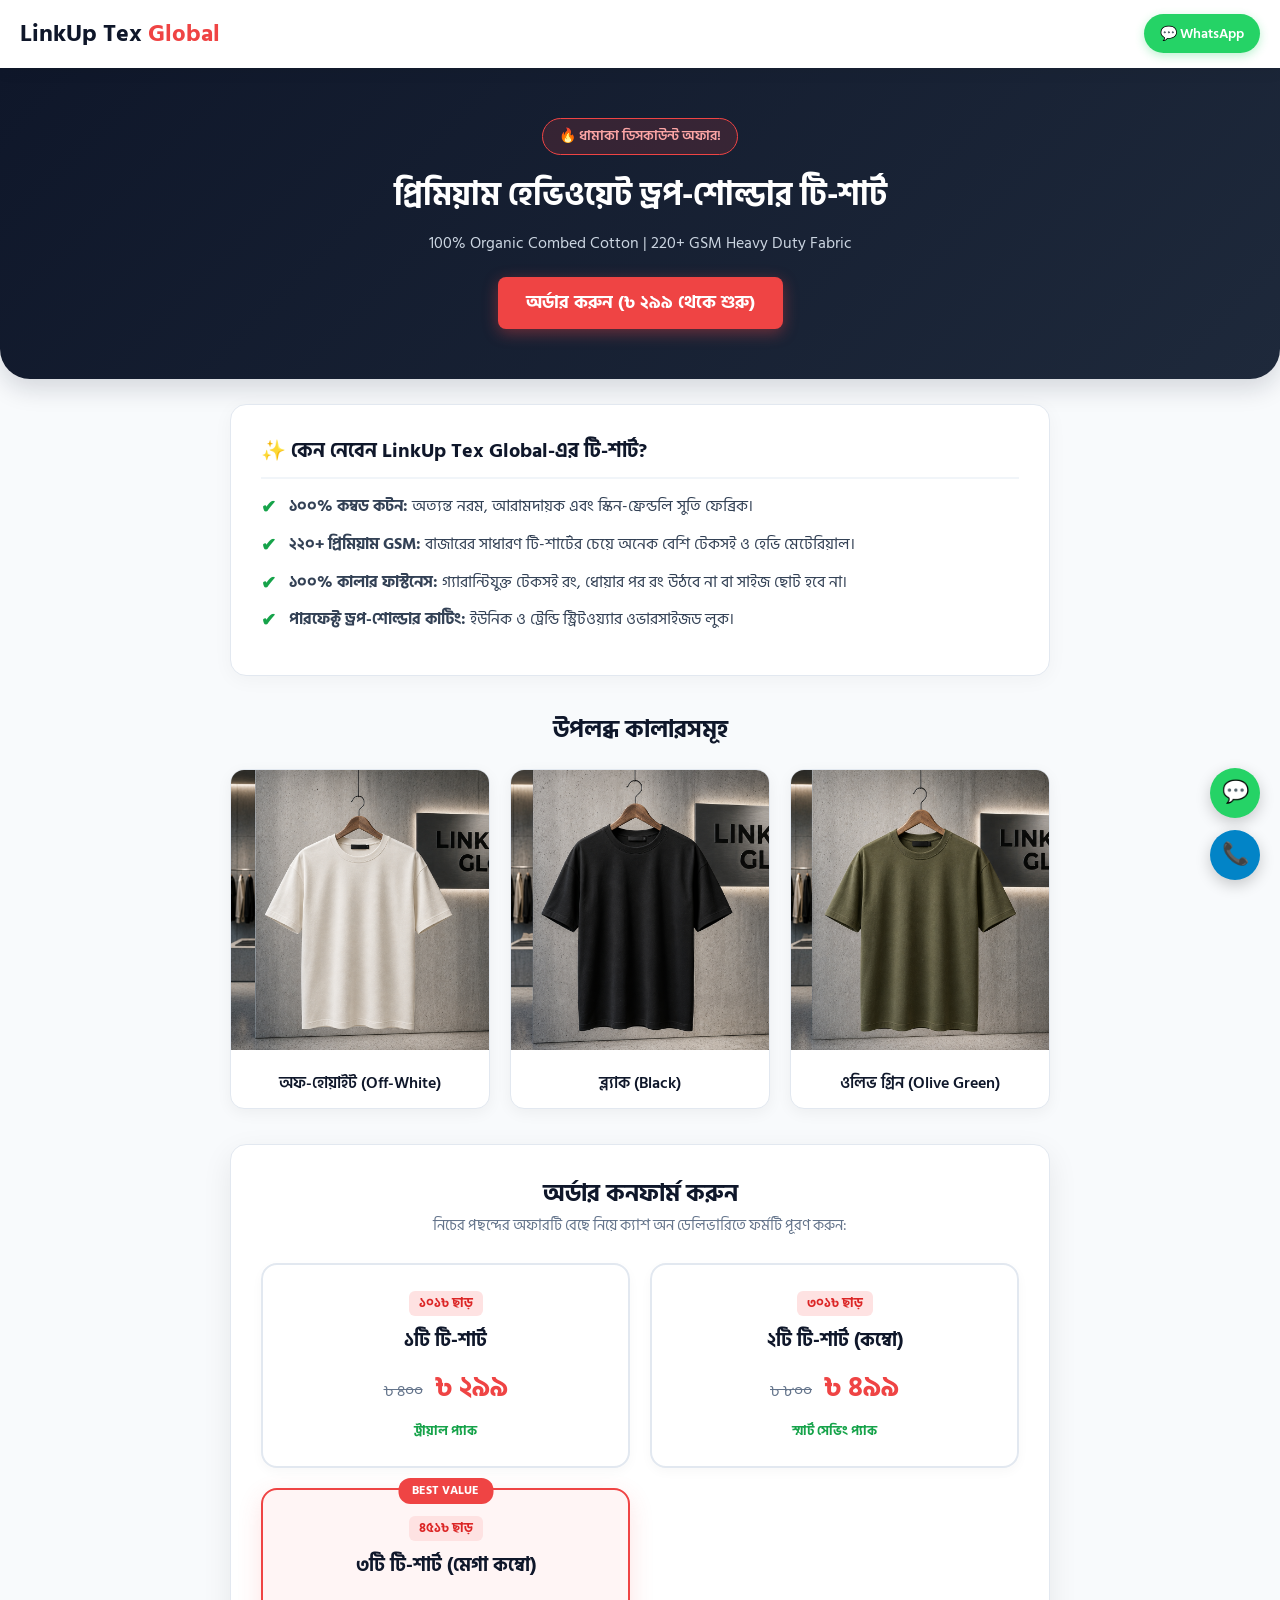
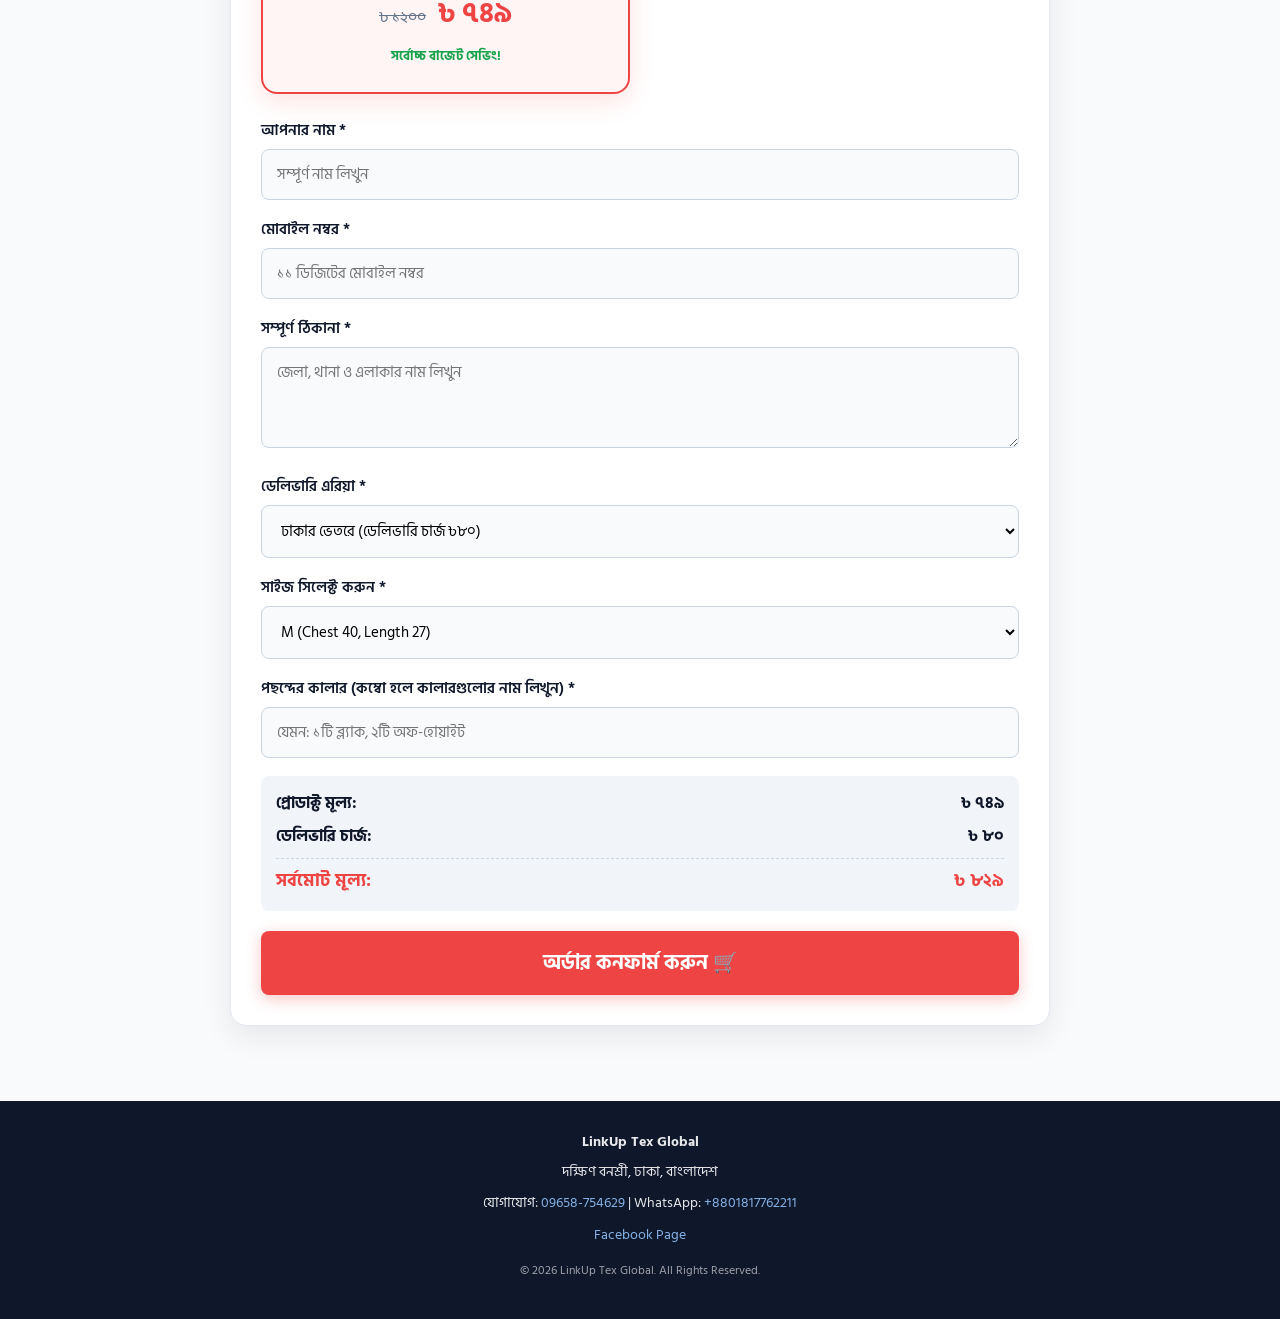
<file: index.html>
<!DOCTYPE html>
<html lang="bn">
<head>
    <meta charset="UTF-8">
    <meta name="viewport" content="width=device-width, initial-scale=1.0">
    <title>LinkUp Tex Global - Premium Drop Shoulder T-Shirt</title>
    <link href="https://fonts.googleapis.com/css2?family=Hind+Siliguri:wght@400;600;700&display=swap" rel="stylesheet">
    <style>
        :root {
            --primary: #0f172a;
            --secondary: #1e293b;
            --accent: #ef4444;
            --accent-hover: #dc2626;
            --success: #16a34a;
            --light-bg: #f8fafc;
            --card-bg: #ffffff;
            --text-dark: #0f172a;
            --text-muted: #64748b;
        }

        * { margin: 0; padding: 0; box-sizing: border-box; font-family: 'Hind Siliguri', sans-serif; }
        body { background-color: var(--light-bg); color: var(--text-dark); line-height: 1.6; }

        /* Navigation Bar */
        .navbar {
            background: #ffffff;
            padding: 15px 20px;
            display: flex;
            justify-content: space-between;
            align-items: center;
            box-shadow: 0 4px 15px rgba(0, 0, 0, 0.05);
            position: sticky;
            top: 0;
            z-index: 1000;
        }
        .logo { font-size: 24px; font-weight: 700; color: var(--primary); }
        .logo span { color: var(--accent); }
        .wa-btn {
            background: #25D366;
            color: white;
            text-decoration: none;
            padding: 8px 16px;
            border-radius: 20px;
            font-weight: 600;
            font-size: 14px;
            box-shadow: 0 3px 10px rgba(37, 211, 102, 0.3);
            transition: 0.3s;
        }
        .wa-btn:hover { background: #1eb854; transform: translateY(-2px); }

        /* Hero Section */
        .hero {
            background: linear-gradient(135deg, var(--primary), var(--secondary));
            color: white;
            text-align: center;
            padding: 50px 20px;
            border-bottom-left-radius: 30px;
            border-bottom-right-radius: 30px;
            box-shadow: 0 10px 25px rgba(15, 23, 42, 0.15);
        }
        .tagline {
            background: rgba(239, 68, 68, 0.15);
            color: #fca5a5;
            border: 1px solid var(--accent);
            padding: 6px 16px;
            border-radius: 20px;
            font-size: 14px;
            font-weight: 600;
            display: inline-block;
            margin-bottom: 15px;
        }
        .hero h1 { font-size: 32px; font-weight: 700; margin-bottom: 10px; color: #ffffff; }
        .hero p { font-size: 16px; color: #cbd5e1; margin-bottom: 20px; }
        .btn-primary {
            background: var(--accent);
            color: white;
            text-decoration: none;
            padding: 12px 28px;
            border-radius: 8px;
            font-size: 18px;
            font-weight: 700;
            display: inline-block;
            box-shadow: 0 4px 15px rgba(239, 68, 68, 0.4);
            transition: 0.3s;
        }
        .btn-primary:hover { background: var(--accent-hover); transform: translateY(-2px); }

        .container { max-width: 850px; margin: 0 auto; padding: 25px 15px; }

        /* Section Title */
        .section-title {
            text-align: center;
            font-size: 24px;
            font-weight: 700;
            margin: 30px 0 20px;
            color: var(--primary);
        }

        /* Features Section */
        .product-features {
            background: var(--card-bg);
            border-radius: 16px;
            padding: 30px;
            box-shadow: 0 4px 20px rgba(0,0,0,0.04);
            margin-bottom: 35px;
            border: 1px solid #e2e8f0;
        }
        .product-features h3 { font-size: 20px; color: var(--primary); margin-bottom: 15px; border-bottom: 2px solid #f1f5f9; padding-bottom: 10px; }
        .product-features ul { list-style: none; }
        .product-features ul li {
            margin-bottom: 12px;
            font-size: 16px;
            position: relative;
            padding-left: 28px;
            color: #334155;
        }
        .product-features ul li::before {
            content: "✔";
            position: absolute;
            left: 0;
            color: var(--success);
            font-weight: bold;
            font-size: 18px;
        }

        /* Product Gallery */
        .product-gallery { display: grid; grid-template-columns: repeat(auto-fit, minmax(220px, 1fr)); gap: 20px; margin-bottom: 35px; }
        .product-card {
            background: var(--card-bg);
            border-radius: 14px;
            overflow: hidden;
            box-shadow: 0 4px 15px rgba(0,0,0,0.05);
            text-align: center;
            border: 1px solid #e2e8f0;
            transition: 0.3s;
        }
        .product-card:hover { transform: translateY(-3px); }
        .product-card img { width: 100%; height: 280px; object-fit: cover; }
        .product-card h4 { padding: 12px; font-size: 16px; font-weight: 600; color: var(--primary); }

        /* Offers Grid Section */
        .offers-grid {
            display: grid;
            grid-template-columns: repeat(auto-fit, minmax(240px, 1fr));
            gap: 20px;
            margin-bottom: 25px;
        }
        .offer-card {
            background: var(--card-bg);
            border: 2px solid #e2e8f0;
            border-radius: 16px;
            padding: 25px 15px;
            text-align: center;
            cursor: pointer;
            transition: all 0.3s ease;
            position: relative;
            box-shadow: 0 4px 12px rgba(0,0,0,0.03);
        }
        .offer-card:hover { transform: translateY(-5px); box-shadow: 0 10px 20px rgba(0,0,0,0.08); }
        .offer-card.active {
            border-color: var(--accent);
            background: #fff5f5;
            box-shadow: 0 8px 25px rgba(239, 68, 68, 0.15);
        }

        .popular-badge {
            position: absolute;
            top: -12px;
            left: 50%;
            transform: translateX(-50%);
            background: var(--accent);
            color: white;
            font-size: 12px;
            padding: 3px 14px;
            border-radius: 12px;
            font-weight: 700;
        }
        .discount-tag {
            background: #fee2e2;
            color: #dc2626;
            font-size: 13px;
            font-weight: 700;
            padding: 2px 10px;
            border-radius: 6px;
            display: inline-block;
            margin-bottom: 10px;
        }
        .offer-title { font-size: 19px; font-weight: 700; color: var(--primary); }
        .price-box { margin: 10px 0; }
        .old-price { text-decoration: line-through; color: var(--text-muted); font-size: 16px; margin-right: 8px; }
        .current-price { font-size: 28px; font-weight: 800; color: var(--accent); }
        .offer-save { font-size: 13px; color: var(--success); font-weight: 700; }

        /* Order Form Section */
        .order-section {
            background: var(--card-bg);
            border-radius: 16px;
            padding: 30px;
            box-shadow: 0 10px 30px rgba(0,0,0,0.08);
            border: 1px solid #e2e8f0;
        }
        .order-section h2 { text-align: center; color: var(--primary); font-size: 24px; font-weight: 700; }
        .order-section p { text-align: center; color: var(--text-muted); margin-bottom: 25px; font-size: 15px; }

        .order-form label { display: block; font-weight: 600; margin-bottom: 6px; font-size: 15px; color: var(--primary); }
        .order-form input, .order-form select, .order-form textarea {
            width: 100%;
            padding: 12px 15px;
            margin-bottom: 18px;
            border: 1px solid #cbd5e1;
            border-radius: 8px;
            font-size: 15px;
            outline: none;
            transition: 0.3s;
            background: #f8fafc;
        }
        .order-form input:focus, .order-form select:focus, .order-form textarea:focus {
            border-color: var(--secondary);
            background: #fff;
            box-shadow: 0 0 0 3px rgba(30, 41, 59, 0.1);
        }

        .price-summary {
            background: #f1f5f9;
            padding: 15px;
            border-radius: 8px;
            margin-bottom: 20px;
            font-weight: 700;
            font-size: 16px;
            color: var(--primary);
        }
        .summary-row { display: flex; justify-content: space-between; margin-bottom: 8px; }
        .summary-row.total { font-size: 18px; color: var(--accent); border-top: 1px dashed #cbd5e1; padding-top: 8px; margin-bottom: 0; }

        .submit-btn {
            width: 100%;
            background: var(--accent);
            color: white;
            border: none;
            padding: 16px;
            font-size: 20px;
            font-weight: 700;
            border-radius: 8px;
            cursor: pointer;
            box-shadow: 0 4px 15px rgba(239, 68, 68, 0.3);
            transition: 0.3s;
        }
        .submit-btn:hover { background: var(--accent-hover); transform: translateY(-2px); }

        /* Floating Contact Buttons */
        .floating-buttons { position: fixed; bottom: 20px; right: 20px; display: flex; flex-direction: column; gap: 12px; z-index: 999; }
        .btn-float {
            width: 50px;
            height: 50px;
            border-radius: 50%;
            display: flex;
            align-items: center;
            justify-content: center;
            color: white;
            text-decoration: none;
            font-size: 22px;
            box-shadow: 0 5px 15px rgba(0,0,0,0.2);
            transition: 0.3s;
        }
        .btn-float:hover { transform: scale(1.1); }
        .btn-whatsapp-float { background: #25D366; }
        .btn-call-float { background: #0284c7; }

        /* Footer */
        footer { text-align: center; padding: 30px 20px; background: var(--primary); color: white; margin-top: 50px; font-size: 14px; }
        footer a { color: #93c5fd; text-decoration: none; }
        footer p { margin-bottom: 8px; opacity: 0.9; }
    </style>
</head>
<body>

    <!-- নেভিগেশন বার -->
    <header class="navbar">
        <div class="logo">LinkUp Tex <span>Global</span></div>
        <div class="contact-btn">
            <a href="https://wa.me/8801817762211" target="_blank" class="wa-btn">💬 WhatsApp</a>
        </div>
    </header>

    <!-- হিরো সেকশন -->
    <section class="hero">
        <span class="tagline">🔥 ধামাকা ডিসকাউন্ট অফার!</span>
        <h1>প্রিমিয়াম হেভিওয়েট ড্রপ-শোল্ডার টি-শার্ট</h1>
        <p>100% Organic Combed Cotton | 220+ GSM Heavy Duty Fabric</p>
        <a href="#order" class="btn-primary">অর্ডার করুন (৳ ২৯৯ থেকে শুরু)</a>
    </section>

    <div class="container">

        <!-- প্রোডাক্ট বৈশিষ্ট্য সেকশন -->
        <div class="product-features">
            <h3>✨ কেন নেবেন LinkUp Tex Global-এর টি-শার্ট?</h3>
            <ul>
                <li><strong>১০০% কম্বড কটন:</strong> অত্যন্ত নরম, আরামদায়ক এবং স্কিন-ফ্রেন্ডলি সুতি ফেব্রিক।</li>
                <li><strong>২২০+ প্রিমিয়াম GSM:</strong> বাজারের সাধারণ টি-শার্টের চেয়ে অনেক বেশি টেকসই ও হেভি মেটেরিয়াল।</li>
                <li><strong>১০০% কালার ফাস্টনেস:</strong> গ্যারান্টিযুক্ত টেকসই রং, ধোয়ার পর রং উঠবে না বা সাইজ ছোট হবে না।</li>
                <li><strong>পারফেক্ট ড্রপ-শোল্ডার কাটিং:</strong> ইউনিক ও ট্রেন্ডি স্ট্রিটওয়্যার ওভারসাইজড লুক।</li>
            </ul>
        </div>

        <!-- প্রিমিয়াম কালার গ্যালারি -->
        <div class="section-title">উপলব্ধ কালারসমূহ</div>
        <div class="product-gallery">
            <div class="product-card">
                <img src="dropsholder.base.png" alt="Off White Drop Shoulder T-Shirt">
                <h4>অফ-হোয়াইট (Off-White)</h4>
            </div>
            <div class="product-card">
                <img src="dropsholder.black.png" alt="Black Drop Shoulder T-Shirt">
                <h4>ব্ল্যাক (Black)</h4>
            </div>
            <div class="product-card">
                <img src="dropsholder.olive.png" alt="Olive Green Drop Shoulder T-Shirt">
                <h4>ওলিভ গ্রিন (Olive Green)</h4>
            </div>
        </div>

        <!-- অর্ডার ও কম্বো অফার সেকশন -->
        <section class="order-section" id="order">
            <h2>অর্ডার কনফার্ম করুন</h2>
            <p>নিচের পছন্দের অফারটি বেছে নিয়ে ক্যাশ অন ডেলিভারিতে ফর্মটি পূরণ করুন:</p>

            <!-- কম্বো অফার সিলেক্টর -->
            <div class="offers-grid">
                <div class="offer-card" onclick="selectOffer(1, 299, this)">
                    <div class="discount-tag">১০১৳ ছাড়</div>
                    <div class="offer-title">১টি টি-শার্ট</div>
                    <div class="price-box">
                        <span class="old-price">৳ ৪০০</span>
                        <span class="current-price">৳ ২৯৯</span>
                    </div>
                    <div class="offer-save">ট্রায়াল প্যাক</div>
                </div>

                <div class="offer-card" onclick="selectOffer(2, 499, this)">
                    <div class="discount-tag">৩০১৳ ছাড়</div>
                    <div class="offer-title">২টি টি-শার্ট (কম্বো)</div>
                    <div class="price-box">
                        <span class="old-price">৳ ৮০০</span>
                        <span class="current-price">৳ ৪৯৯</span>
                    </div>
                    <div class="offer-save">স্মার্ট সেভিং প্যাক</div>
                </div>

                <div class="offer-card active" onclick="selectOffer(3, 749, this)">
                    <div class="popular-badge">BEST VALUE</div>
                    <div class="discount-tag">৪৫১৳ ছাড়</div>
                    <div class="offer-title">৩টি টি-শার্ট (মেগা কম্বো)</div>
                    <div class="price-box">
                        <span class="old-price">৳ ১২০০</span>
                        <span class="current-price">৳ ৭৪৯</span>
                    </div>
                    <div class="offer-save">সর্বোচ্চ বাজেট সেভিং!</div>
                </div>
            </div>

            <!-- জিমেইল ইন্টিগ্রেশন সহ অর্ডার ফর্ম -->
            <form action="https://api.web3forms.com/submit" method="POST" class="order-form">
                <!-- Web3Forms Config Hidden Fields -->
                <input type="hidden" name="access_key" value="fb725878-65a7-43b0-8154-ed8a86718f86">
                <input type="hidden" name="subject" value="New T-Shirt Order - LinkUp Tex Global">
                <input type="hidden" name="from_name" value="LinkUp Tex Website">
                
                <!-- ডাইনামিক ফিল্ডস -->
                <input type="hidden" id="hidden_package" name="Selected Package" value="3 T-Shirts (Tk 749)">
                <input type="hidden" id="hidden_grand_total" name="Grand Total" value="Tk 829">

                <label for="name">আপনার নাম *</label>
                <input type="text" id="name" name="Customer Name" placeholder="সম্পূর্ণ নাম লিখুন" required>

                <label for="phone">মোবাইল নম্বর *</label>
                <input type="tel" id="phone" name="Phone Number" placeholder="১১ ডিজিটের মোবাইল নম্বর" required>

                <label for="address">সম্পূর্ণ ঠিকানা *</label>
                <textarea id="address" name="Full Address" rows="3" placeholder="জেলা, থানা ও এলাকার নাম লিখুন" required></textarea>

                <label for="area">ডেলিভারি এরিয়া *</label>
                <select id="area" name="Delivery Area" onchange="updateDeliveryCharge()" required>
                    <option value="80">ঢাকার ভেতরে (ডেলিভারি চার্জ ৳৮০)</option>
                    <option value="150">ঢাকার বাইরে (ডেলিভারি চার্জ ৳১৫০)</option>
                </select>

                <label for="size">সাইজ সিলেক্ট করুন *</label>
                <select id="size" name="Selected Size" required>
                    <option value="M (Chest 40, Length 27)">M (Chest 40, Length 27)</option>
                    <option value="L (Chest 42, Length 28)">L (Chest 42, Length 28)</option>
                    <option value="XL (Chest 44, Length 29)">XL (Chest 44, Length 29)</option>
                </select>

                <label for="colors">পছন্দের কালার (কম্বো হলে কালারগুলোর নাম লিখুন) *</label>
                <input type="text" id="colors" name="Color Choices" placeholder="যেমন: ১টি ব্ল্যাক, ২টি অফ-হোয়াইট" required>

                <div class="price-summary">
                    <div class="summary-row">
                        <span>প্রোডাক্ট মূল্য:</span>
                        <span id="productPrice">৳ ৭৪৯</span>
                    </div>
                    <div class="summary-row">
                        <span>ডেলিভারি চার্জ:</span>
                        <span id="deliveryCharge">৳ ৮০</span>
                    </div>
                    <div class="summary-row total">
                        <span>সর্বমোট মূল্য:</span>
                        <span id="grandTotal">৳ ৮২৯</span>
                    </div>
                </div>

                <button type="submit" class="submit-btn">অর্ডার কনফার্ম করুন 🛒</button>
            </form>
        </section>

    </div>

    <!-- ফ্লোটিং বাটনসমূহ -->
    <div class="floating-buttons">
        <a href="https://wa.me/8801817762211" class="btn-float btn-whatsapp-float" target="_blank" title="WhatsApp Chat">💬</a>
        <a href="tel:+8809658754629" class="btn-float btn-call-float" title="Direct Call">📞</a>
    </div>

    <!-- ফুটার -->
    <footer>
        <p><strong>LinkUp Tex Global</strong></p>
        <p>দক্ষিণ বনশ্রী, ঢাকা, বাংলাদেশ</p>
        <p>যোগাযোগ: <a href="tel:+8809658754629">09658-754629</a> | WhatsApp: <a href="https://wa.me/8801817762211">+8801817762211</a></p>
        <p style="margin-top: 10px;">
            <a href="https://www.facebook.com/linkuptexglobal" target="_blank">Facebook Page</a>
        </p>
        <p style="margin-top: 15px; font-size: 12px; opacity: 0.6;">© 2026 LinkUp Tex Global. All Rights Reserved.</p>
    </footer>

    <script>
        let selectedQty = 3;
        let selectedPrice = 749;

        function selectOffer(qty, price, element) {
            selectedQty = qty;
            selectedPrice = price;
            
            document.querySelectorAll('.offer-card').forEach(card => card.classList.remove('active'));
            element.classList.add('active');
            
            calculateTotal();
        }

        function updateDeliveryCharge() {
            calculateTotal();
        }

        function calculateTotal() {
            const deliveryCharge = parseInt(document.getElementById('area').value);
            const total = selectedPrice + deliveryCharge;

            document.getElementById('productPrice').innerText = '৳ ' + selectedPrice;
            document.getElementById('deliveryCharge').innerText = '৳ ' + deliveryCharge;
            document.getElementById('grandTotal').innerText = '৳ ' + total;

            /* Hidden Fields Update for Email */
            document.getElementById('hidden_package').value = `${selectedQty} T-Shirts (Tk ${selectedPrice})`;
            document.getElementById('hidden_grand_total').value = `Tk ${total}`;
        }
    </script>
</body>
</html>
</file>
